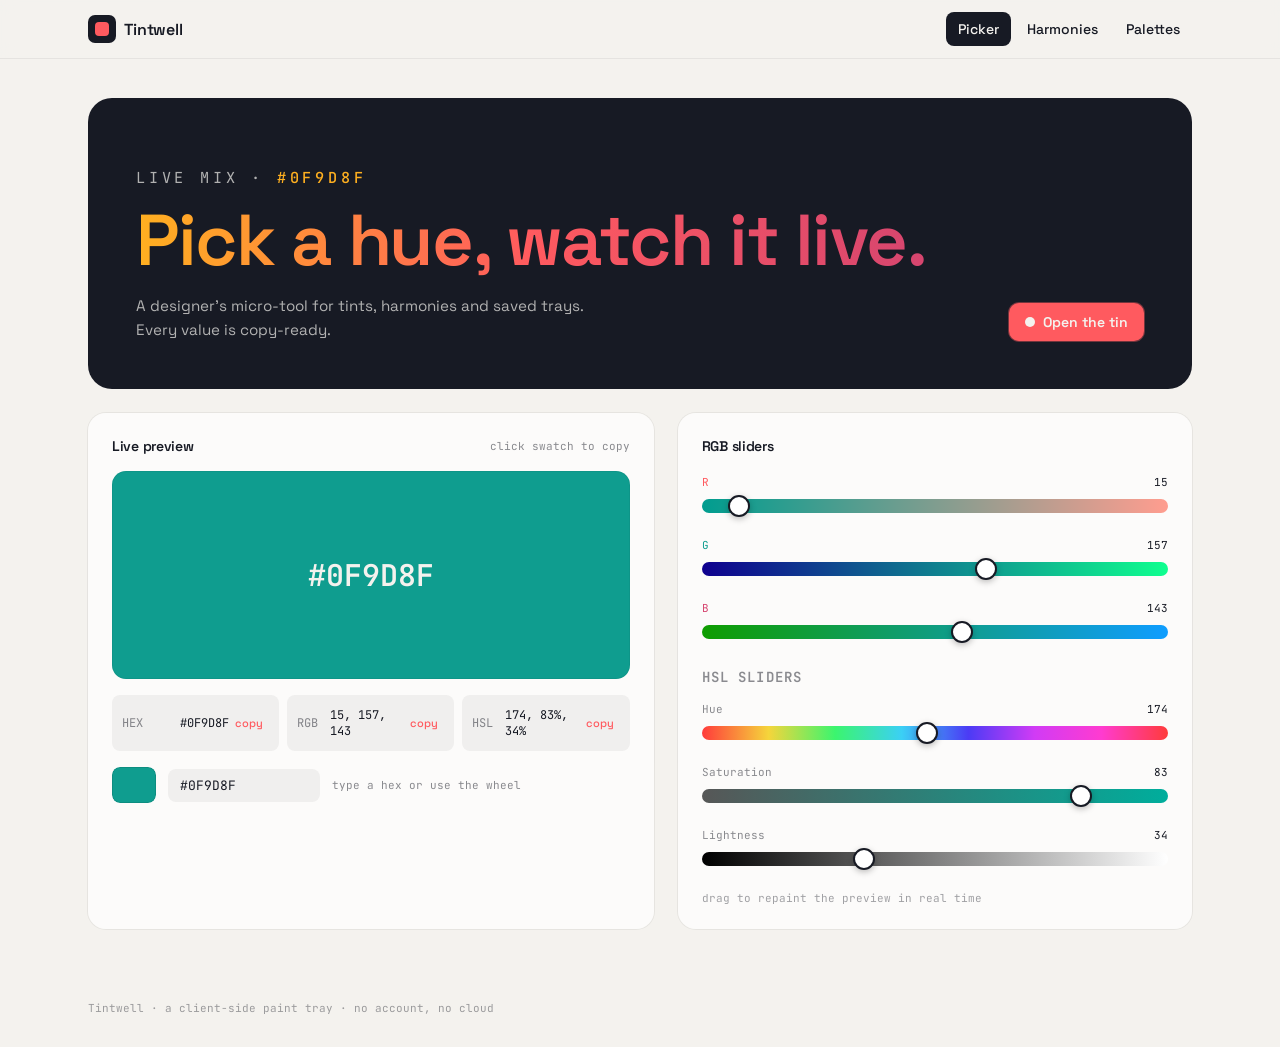
<file: public/color-picker/index.html>
<!DOCTYPE html>
<html lang="en">
<head>
  <meta charset="UTF-8">
  <meta name="viewport" content="width=device-width, initial-scale=1">
  <title>Tintwell — Color Picker</title>
  <meta name="description" content="Mix any color with RGB and HSL sliders, copy HEX, RGB and HSL values, and build harmony schemes. A responsive vanilla HTML/CSS/JS color studio.">
  <meta property="og:title" content="Tintwell — Color Picker">
  <meta property="og:description" content="Pick a hue, watch it live. A designer's micro-tool for tints, harmonies and saved trays.">
  <meta property="og:type" content="website">
  <meta name="twitter:card" content="summary">
  <link rel="icon" href="/favicon.ico" type="image/x-icon">
  <link rel="preconnect" href="https://fonts.googleapis.com">
  <link rel="preconnect" href="https://fonts.gstatic.com" crossorigin>
  <link href="https://fonts.googleapis.com/css2?family=Space+Grotesk:wght@400;500;600;700&family=JetBrains+Mono:wght@400;500;600&display=swap" rel="stylesheet">
  <link rel="stylesheet" href="styles.css">
</head>
<body data-page="picker">

  <header class="site-header">
    <div class="wrap">
      <a class="logo" href="index.html"><span class="logo-mark"><i></i></span>Tintwell</a>
      <nav class="nav" aria-label="Main">
        <a class="active" href="index.html" aria-current="page">Picker</a>
        <a href="harmony.html">Harmonies</a>
        <a href="palettes.html">Palettes</a>
      </nav>
    </div>
  </header>

  <main class="wrap">

    <!-- Hero -->
    <section class="hero">
      <div class="hero-inner">
        <div>
          <p class="hero-kicker">Live mix · <b id="heroHex">#0F9D8F</b></p>
          <h1><span>Pick a hue, watch it live.</span></h1>
          <p>A designer's micro-tool for tints, harmonies and saved trays. Every value is copy-ready.</p>
        </div>
        <a class="btn btn-accent" href="#workspace"><span class="btn-dot"></span>Open the tin</a>
      </div>
    </section>

    <!-- Workspace -->
    <section class="workspace" id="workspace">

      <!-- Live preview panel -->
      <div class="panel">
        <div class="panel-head">
          <h2>Live preview</h2>
          <span class="hint">click swatch to copy</span>
        </div>
        <div class="swatch" id="swatch" title="Click to copy the HEX value" role="button" tabindex="0" aria-label="Current color, click to copy">
          <span id="swatchHex">#0F9D8F</span>
        </div>
        <div class="chips">
          <div class="chip">
            <span class="chip-label">HEX</span>
            <button class="chip-btn" id="copyHex" type="button"><span id="chipHex">#0F9D8F</span><em>copy</em></button>
          </div>
          <div class="chip">
            <span class="chip-label">RGB</span>
            <button class="chip-btn" id="copyRgb" type="button"><span id="chipRgb">15, 157, 143</span><em>copy</em></button>
          </div>
          <div class="chip">
            <span class="chip-label">HSL</span>
            <button class="chip-btn" id="copyHsl" type="button"><span id="chipHsl">175, 86%, 34%</span><em>copy</em></button>
          </div>
        </div>
        <div class="wheel-row">
          <input type="color" class="wheel" id="wheel" value="#0f9d8f" aria-label="Pick any color with the system wheel">
          <input type="text" class="hex-input" id="hexInput" value="#0F9D8F" maxlength="7" spellcheck="false" aria-label="Type a HEX value">
          <span class="hint">type a hex or use the wheel</span>
        </div>
      </div>

      <!-- Sliders panel -->
      <div class="panel">
        <h2 class="panel-title">RGB sliders</h2>

        <div class="slider-group">
          <div class="slider-head"><span class="tag-r">R</span><span id="vR">15</span></div>
          <input type="range" id="r" min="0" max="255" value="15" aria-label="Red channel">
        </div>
        <div class="slider-group">
          <div class="slider-head"><span class="tag-g">G</span><span id="vG">157</span></div>
          <input type="range" id="g" min="0" max="255" value="157" aria-label="Green channel">
        </div>
        <div class="slider-group">
          <div class="slider-head"><span class="tag-b">B</span><span id="vB">143</span></div>
          <input type="range" id="b" min="0" max="255" value="143" aria-label="Blue channel">
        </div>

        <h2 class="subhead">HSL sliders</h2>
        <div class="slider-group">
          <div class="slider-head"><span class="tag-h">Hue</span><span id="vH">175</span></div>
          <input type="range" id="hue" min="0" max="360" value="175" aria-label="Hue">
        </div>
        <div class="slider-group">
          <div class="slider-head"><span class="tag-s">Saturation</span><span id="vS">86</span></div>
          <input type="range" id="sat" min="0" max="100" value="86" aria-label="Saturation">
        </div>
        <div class="slider-group">
          <div class="slider-head"><span class="tag-l">Lightness</span><span id="vL">34</span></div>
          <input type="range" id="light" min="0" max="100" value="34" aria-label="Lightness">
        </div>

        <p class="note">drag to repaint the preview in real time</p>
      </div>

    </section>

  </main>

  <footer class="site-footer">
    <div class="wrap"><p>Tintwell · a client-side paint tray · no account, no cloud</p></div>
  </footer>

  <script src="app.js"></script>
</body>
</html>
</file>
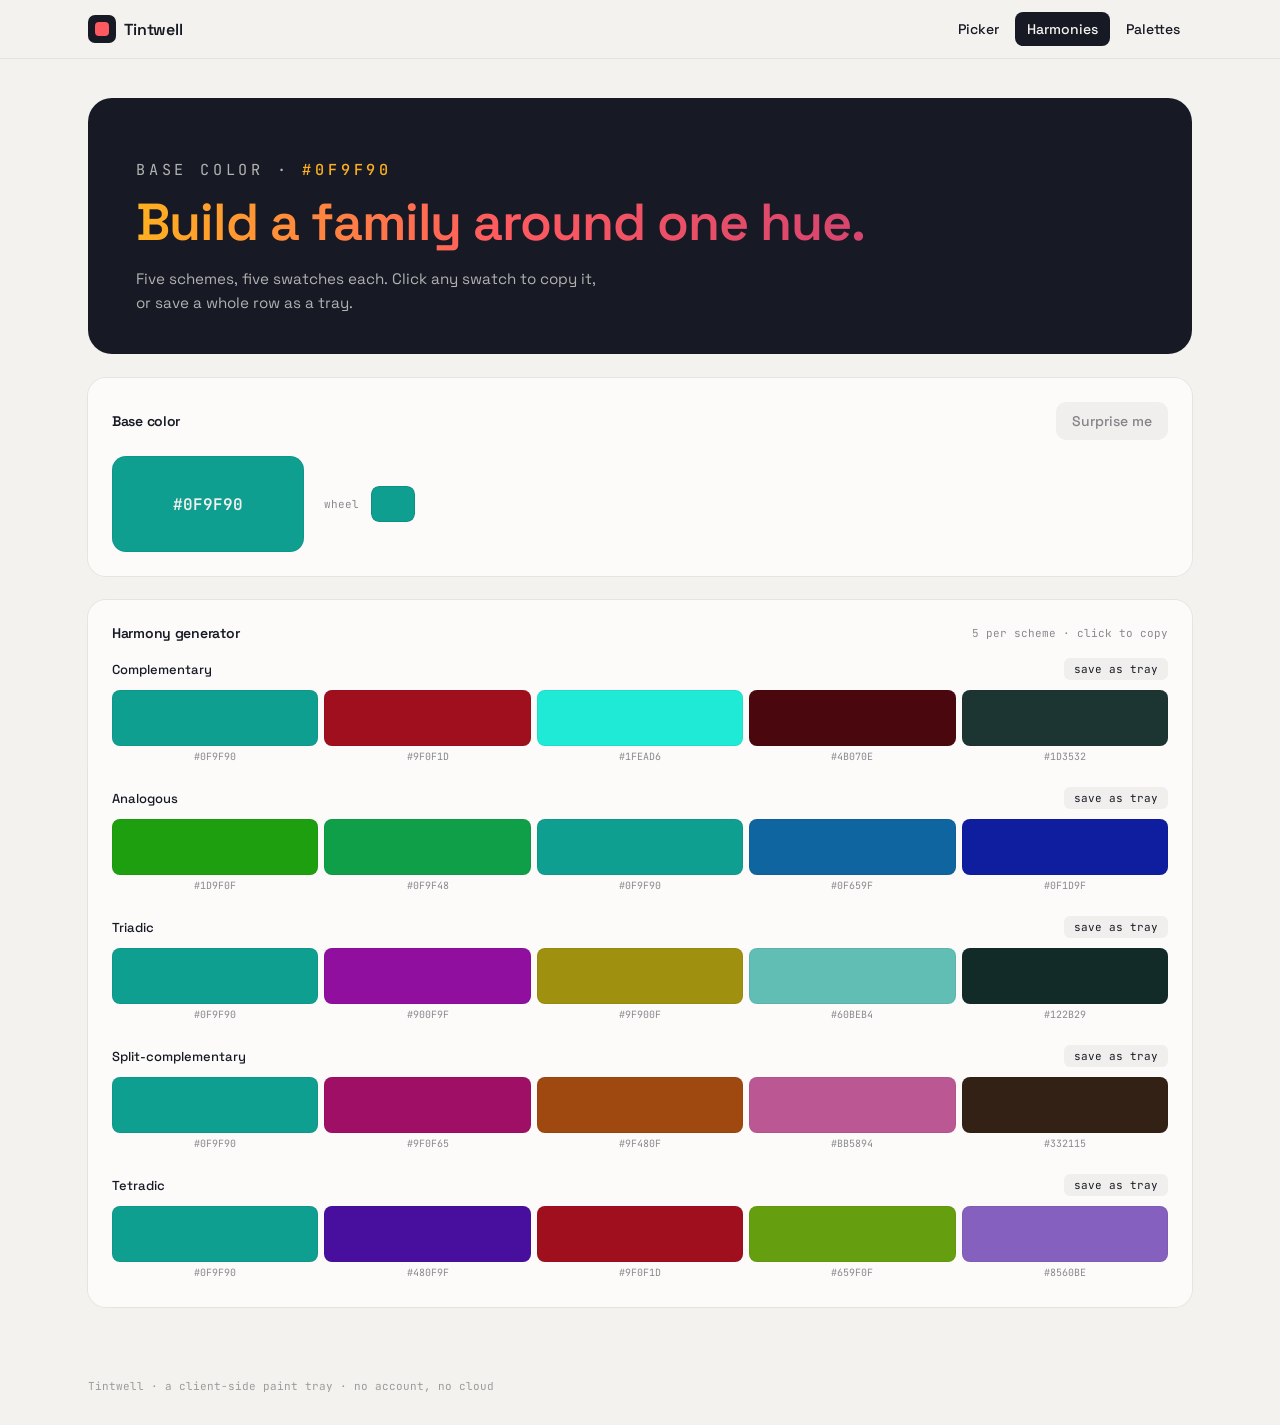
<file: public/color-picker/harmony.html>
<!DOCTYPE html>
<html lang="en">
<head>
  <meta charset="UTF-8">
  <meta name="viewport" content="width=device-width, initial-scale=1">
  <title>Tintwell — Harmony Generator</title>
  <meta name="description" content="Generate complementary, analogous, triadic, split-complementary and tetradic schemes from one base color. Click to copy, save schemes as palettes.">
  <meta property="og:title" content="Tintwell — Harmony Generator">
  <meta property="og:description" content="Build a family around one hue. Five schemes, five swatches each.">
  <meta property="og:type" content="website">
  <meta name="twitter:card" content="summary">
  <link rel="icon" href="/favicon.ico" type="image/x-icon">
  <link rel="preconnect" href="https://fonts.googleapis.com">
  <link rel="preconnect" href="https://fonts.gstatic.com" crossorigin>
  <link href="https://fonts.googleapis.com/css2?family=Space+Grotesk:wght@400;500;600;700&family=JetBrains+Mono:wght@400;500;600&display=swap" rel="stylesheet">
  <link rel="stylesheet" href="styles.css">
</head>
<body data-page="harmony">

  <header class="site-header">
    <div class="wrap">
      <a class="logo" href="index.html"><span class="logo-mark"><i></i></span>Tintwell</a>
      <nav class="nav" aria-label="Main">
        <a href="index.html">Picker</a>
        <a class="active" href="harmony.html" aria-current="page">Harmonies</a>
        <a href="palettes.html">Palettes</a>
      </nav>
    </div>
  </header>

  <main class="wrap">

    <!-- Hero -->
    <section class="hero hero-sm">
      <div class="hero-inner">
        <div>
          <p class="hero-kicker">Base color · <b id="heroBase">#0F9D8F</b></p>
          <h1><span>Build a family around one hue.</span></h1>
          <p>Five schemes, five swatches each. Click any swatch to copy it, or save a whole row as a tray.</p>
        </div>
      </div>
    </section>

    <!-- Base color -->
    <section class="panel base-panel">
      <div class="panel-head">
        <h2>Base color</h2>
        <button class="btn btn-ghost" id="randomBtn" type="button">Surprise me</button>
      </div>
      <div class="base-row">
        <div class="base-swatch" id="baseSwatch" title="Click to copy the HEX value" role="button" tabindex="0" aria-label="Base color, click to copy">
          <span id="baseHex">#0F9D8F</span>
        </div>
        <div class="base-controls">
          <label class="hint" for="baseWheel">wheel</label>
          <input type="color" class="wheel" id="baseWheel" value="#0f9d8f" aria-label="Pick a base color">
        </div>
      </div>
    </section>

    <!-- Schemes -->
    <section class="panel" style="margin-top: 1.5rem;">
      <div class="panel-head">
        <h2>Harmony generator</h2>
        <span class="hint">5 per scheme · click to copy</span>
      </div>
      <div id="schemes"></div>
    </section>

  </main>

  <footer class="site-footer">
    <div class="wrap"><p>Tintwell · a client-side paint tray · no account, no cloud</p></div>
  </footer>

  <script src="app.js"></script>
</body>
</html>
</file>
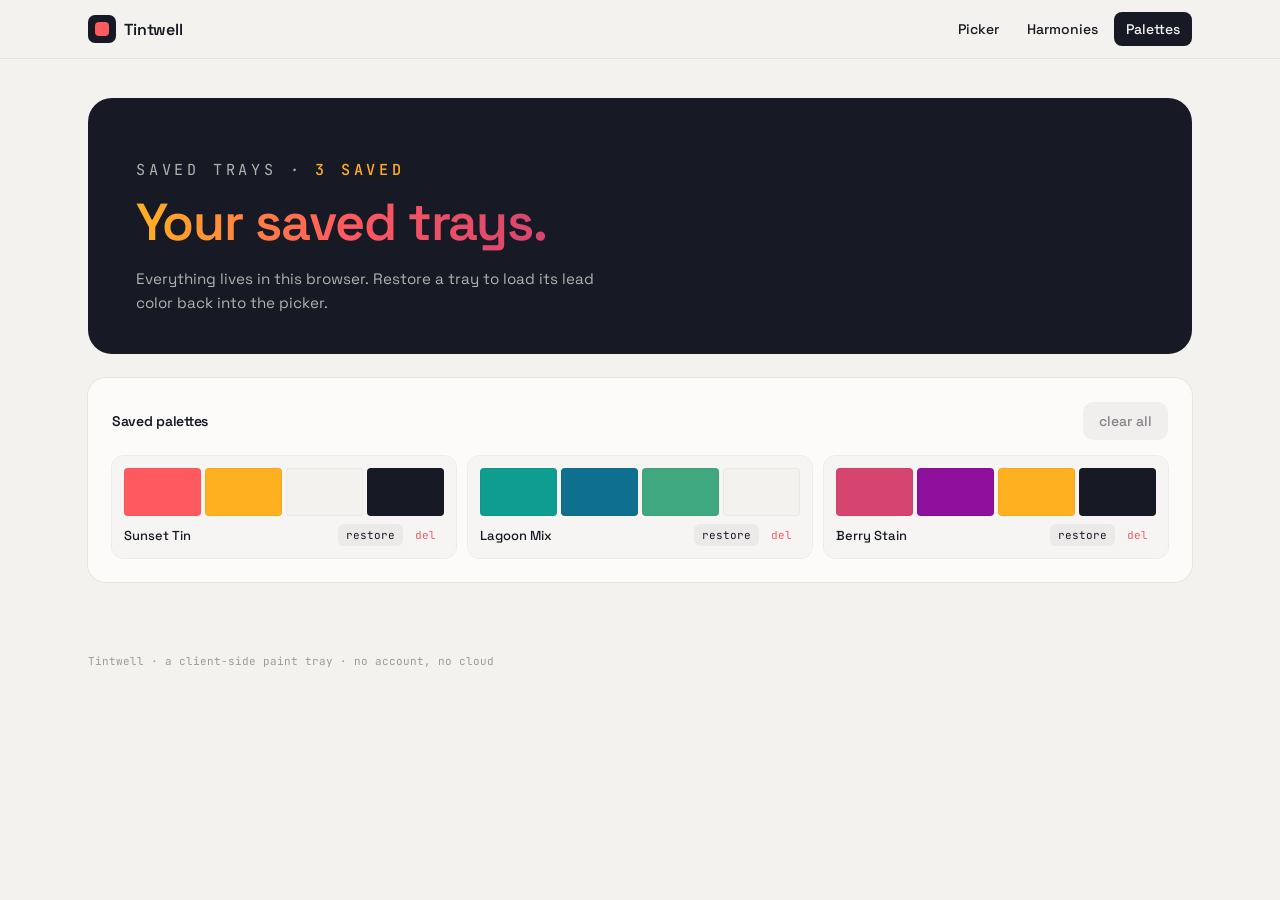
<file: public/color-picker/palettes.html>
<!DOCTYPE html>
<html lang="en">
<head>
  <meta charset="UTF-8">
  <meta name="viewport" content="width=device-width, initial-scale=1">
  <title>Tintwell — Saved Palettes</title>
  <meta name="description" content="Your library of saved color palettes. Restore a tray back into the picker or delete it — everything stays in your browser.">
  <meta property="og:title" content="Tintwell — Saved Palettes">
  <meta property="og:description" content="Your saved trays. Restore a tray to load its lead color back into the picker.">
  <meta property="og:type" content="website">
  <meta name="twitter:card" content="summary">
  <link rel="icon" href="/favicon.ico" type="image/x-icon">
  <link rel="preconnect" href="https://fonts.googleapis.com">
  <link rel="preconnect" href="https://fonts.gstatic.com" crossorigin>
  <link href="https://fonts.googleapis.com/css2?family=Space+Grotesk:wght@400;500;600;700&family=JetBrains+Mono:wght@400;500;600&display=swap" rel="stylesheet">
  <link rel="stylesheet" href="styles.css">
</head>
<body data-page="palettes">

  <header class="site-header">
    <div class="wrap">
      <a class="logo" href="index.html"><span class="logo-mark"><i></i></span>Tintwell</a>
      <nav class="nav" aria-label="Main">
        <a href="index.html">Picker</a>
        <a href="harmony.html">Harmonies</a>
        <a class="active" href="palettes.html" aria-current="page">Palettes</a>
      </nav>
    </div>
  </header>

  <main class="wrap">

    <!-- Hero -->
    <section class="hero hero-sm">
      <div class="hero-inner">
        <div>
          <p class="hero-kicker">Saved trays · <b id="palCount">3 saved</b></p>
          <h1><span>Your saved trays.</span></h1>
          <p>Everything lives in this browser. Restore a tray to load its lead color back into the picker.</p>
        </div>
      </div>
    </section>

    <!-- Library -->
    <section class="panel" style="margin-top: 1.5rem;">
      <div class="panel-head">
        <h2>Saved palettes</h2>
        <button class="btn btn-ghost danger" id="clearAll" type="button">clear all</button>
      </div>
      <div class="pal-grid" id="paletteGrid"></div>
    </section>

  </main>

  <footer class="site-footer">
    <div class="wrap"><p>Tintwell · a client-side paint tray · no account, no cloud</p></div>
  </footer>

  <script src="app.js"></script>
</body>
</html>
</file>
<file: public/color-picker/styles.css>
/* ============================================================
   Tintwell — design tokens & styles (CSS3, no frameworks)
   Palette: ink #171a24 · canvas #f4f2ee · brand #0f9d8f
            accent #ff5a5f · sun #ffb020 · berry #d6456f
   ============================================================ */

:root {
  --ink: #171a24;
  --canvas: #f4f2ee;
  --brand: #0f9d8f;
  --accent: #ff5a5f;
  --sun: #ffb020;
  --berry: #d6456f;

  --card: rgba(255, 255, 255, 0.72);
  --well: rgba(23, 26, 36, 0.05);
  --line: rgba(0, 0, 0, 0.06);
  --soft-ink: rgba(23, 26, 36, 0.5);
  --faint-ink: rgba(23, 26, 36, 0.4);
  --canvas-70: rgba(244, 242, 238, 0.7);

  --r-xl: min(2vw, 24px);
  --r-lg: min(1.6vw, 18px);
  --r-md: 14px;
  --r-sm: 10px;

  --font-sans: "Space Grotesk", sans-serif;
  --font-mono: "JetBrains Mono", monospace;
}

* { box-sizing: border-box; margin: 0; padding: 0; }
html { scroll-behavior: smooth; }

body {
  font-family: var(--font-sans);
  background: var(--canvas);
  color: var(--ink);
  min-height: 100vh;
  -webkit-font-smoothing: antialiased;
}

::selection { background: rgba(255, 90, 95, 0.3); }

button { font: inherit; cursor: pointer; border: none; background: none; color: inherit; }
a { color: inherit; text-decoration: none; }
h1, h2 { letter-spacing: -0.02em; }

.wrap { max-width: 72rem; margin: 0 auto; padding-left: 1rem; padding-right: 1rem; }
@media (min-width: 640px) { .wrap { padding-left: 1.5rem; padding-right: 1.5rem; } }

/* ---------------- header ---------------- */
.site-header {
  position: sticky; top: 0; z-index: 20;
  background: rgba(244, 242, 238, 0.92);
  backdrop-filter: blur(8px);
  -webkit-backdrop-filter: blur(8px);
  box-shadow: 0 1px 0 var(--line);
}
.site-header .wrap {
  display: flex; align-items: center; justify-content: space-between; gap: 0.75rem;
  padding-top: 0.75rem; padding-bottom: 0.75rem;
}
.logo { display: flex; align-items: center; gap: 0.5rem; font-weight: 600; font-size: 1rem; letter-spacing: -0.01em; }
.logo-mark { width: 28px; height: 28px; border-radius: 7px; background: var(--ink); display: grid; place-items: center; flex: none; }
.logo-mark i { width: 14px; height: 14px; border-radius: 4px; background: var(--accent); }

.nav { display: flex; gap: 0.25rem; font-size: 0.875rem; font-weight: 500; }
.nav a { padding: 0.5rem 0.75rem; border-radius: 8px; transition: background 0.15s, color 0.15s; }
.nav a:hover { background: rgba(0, 0, 0, 0.05); }
.nav a.active { background: var(--ink); color: var(--canvas); }

main.wrap { padding-top: 1.5rem; padding-bottom: 1.5rem; }
@media (min-width: 640px) { main.wrap { padding-top: 2.5rem; padding-bottom: 2.5rem; } }

/* ---------------- hero ---------------- */
.hero { background: var(--ink); border-radius: var(--r-xl); padding: 1.75rem; position: relative; overflow: hidden; }
@media (min-width: 640px) { .hero { padding: 3rem; } }
.hero-sm { padding: 2rem 1.75rem; }
@media (min-width: 640px) { .hero-sm { padding: 2.5rem 3rem; } }

.hero-inner { display: flex; flex-direction: column; gap: 1.5rem; }
@media (min-width: 640px) { .hero-inner { flex-direction: row; align-items: flex-end; justify-content: space-between; } }

.hero-kicker {
  font-family: var(--font-mono); font-size: 11px; letter-spacing: 0.25em;
  text-transform: uppercase; color: rgba(244, 242, 238, 0.5); margin-bottom: 1rem;
}
.hero-kicker b { color: var(--sun); font-weight: 500; }

.hero h1 {
  font-size: clamp(2.25rem, 7vw, 4.5rem);
  font-weight: 600; line-height: 0.95; max-width: 24ch;
}
.hero-sm h1 { font-size: clamp(1.9rem, 5vw, 3.25rem); }
.hero h1 span {
  background: linear-gradient(90deg, var(--sun), var(--accent), var(--berry));
  -webkit-background-clip: text; background-clip: text; color: transparent;
}
.hero p { margin-top: 1.25rem; color: rgba(244, 242, 238, 0.7); max-width: 46ch; font-size: 0.95rem; line-height: 1.55; }

/* ---------------- buttons ---------------- */
.btn {
  display: inline-flex; align-items: center; justify-content: center; gap: 0.5rem;
  padding: 0.625rem 1rem; border-radius: var(--r-sm);
  font-size: 0.875rem; font-weight: 600; transition: filter 0.15s, background 0.15s, color 0.15s;
}
.btn:hover { filter: brightness(1.06); }
.btn-accent { background: var(--accent); color: var(--canvas); box-shadow: 0 0 0 1px rgba(255, 90, 95, 0.4); }
.btn-ink { background: var(--ink); color: var(--canvas); }
.btn-ghost { background: var(--well); color: var(--soft-ink); font-weight: 500; }
.btn-ghost:hover { background: rgba(0, 0, 0, 0.09); filter: none; color: var(--ink); }
.btn-ghost.danger:hover { color: var(--accent); }
.btn-dot { width: 10px; height: 10px; border-radius: 50%; background: var(--canvas); flex: none; }

/* ---------------- panels ---------------- */
.panel { background: var(--card); border-radius: var(--r-lg); box-shadow: 0 0 0 1px var(--line); padding: 1.25rem; }
@media (min-width: 640px) { .panel { padding: 1.5rem; } }
.panel-head { display: flex; align-items: center; justify-content: space-between; gap: 0.75rem; margin-bottom: 1rem; }
.panel h2 { font-size: 0.875rem; font-weight: 600; }
.hint { font-family: var(--font-mono); font-size: 11px; color: var(--soft-ink); }

.workspace { display: grid; gap: 1.5rem; margin-top: 1.5rem; }
@media (min-width: 1024px) { .workspace { grid-template-columns: 1.1fr 1fr; } }

/* ---------------- swatch ---------------- */
.swatch {
  height: 10rem; border-radius: var(--r-md);
  display: grid; place-items: center; cursor: pointer;
  box-shadow: inset 0 0 0 1px rgba(0, 0, 0, 0.05);
  transition: transform 0.15s;
}
@media (min-width: 640px) { .swatch { height: 13rem; } }
.swatch:hover { transform: scale(1.01); }
.swatch span { font-family: var(--font-mono); font-size: clamp(1.25rem, 4vw, 1.875rem); font-weight: 600; }

/* ---------------- value chips ---------------- */
.chips {
  display: grid; grid-template-columns: repeat(3, 1fr); gap: 0.5rem;
  margin-top: 1rem; font-family: var(--font-mono); font-size: 12px;
}
@media (max-width: 560px) { .chips { grid-template-columns: 1fr; } }
.chip {
  background: var(--well); border-radius: 8px; padding: 0.5rem 0.625rem;
  display: flex; align-items: center; justify-content: space-between; gap: 0.375rem;
}
.chip-label { color: var(--soft-ink); flex: none; }
.chip-btn {
  display: flex; align-items: center; gap: 0.375rem;
  border-radius: 6px; padding: 0.25rem 0.375rem; transition: background 0.15s;
  font-family: var(--font-mono); font-size: 12px; text-align: left;
}
.chip-btn:hover { background: rgba(0, 0, 0, 0.08); }
.chip-btn em { font-style: normal; font-size: 11px; color: var(--accent); font-family: var(--font-sans); font-weight: 500; }

/* ---------------- wheel + hex input ---------------- */
.wheel-row { display: flex; align-items: center; gap: 0.75rem; margin-top: 1rem; flex-wrap: wrap; }
.wheel {
  width: 44px; height: 36px; padding: 0; border: none; border-radius: 8px;
  background: none; cursor: pointer;
}
.wheel::-webkit-color-swatch-wrapper { padding: 0; }
.wheel::-webkit-color-swatch { border: none; border-radius: 8px; box-shadow: inset 0 0 0 1px rgba(0, 0, 0, 0.1); }
.hex-input {
  font-family: var(--font-mono); font-size: 13px; color: var(--ink);
  background: var(--well); border: none; border-radius: 8px;
  padding: 0.5rem 0.75rem; width: 9.5rem; outline: 2px solid transparent;
  transition: outline-color 0.15s;
}
.hex-input:focus { outline-color: var(--accent); }

/* ---------------- sliders ---------------- */
.panel-title { font-size: 0.875rem; font-weight: 600; margin-bottom: 1.25rem; }
.subhead {
  font-size: 0.75rem; font-weight: 600; text-transform: uppercase; letter-spacing: 0.08em;
  font-family: var(--font-mono); color: var(--soft-ink); margin: 1.5rem 0 1rem;
}
.slider-group { margin-bottom: 1.25rem; }
.slider-head {
  display: flex; justify-content: space-between;
  font-family: var(--font-mono); font-size: 11px; margin-bottom: 0.5rem;
}
.tag-r { color: var(--accent); }
.tag-g { color: var(--brand); }
.tag-b { color: var(--berry); }
.tag-h, .tag-s, .tag-l { color: var(--soft-ink); }

input[type="range"] {
  -webkit-appearance: none; appearance: none;
  width: 100%; height: 14px; border-radius: 999px; outline: none; cursor: pointer;
  background: var(--well);
}
input[type="range"]::-webkit-slider-thumb {
  -webkit-appearance: none; appearance: none;
  width: 22px; height: 22px; border-radius: 50%;
  background: #fff; border: 2px solid var(--ink);
  box-shadow: 0 2px 6px rgba(0, 0, 0, 0.25); cursor: pointer;
}
input[type="range"]::-moz-range-thumb {
  width: 20px; height: 20px; border-radius: 50%;
  background: #fff; border: 2px solid var(--ink); cursor: pointer;
}

.note { margin-top: 1.25rem; font-family: var(--font-mono); font-size: 11px; color: var(--faint-ink); }

/* ---------------- base color (harmony page) ---------------- */
.base-panel { margin-top: 1.5rem; }
.base-row { display: flex; align-items: center; gap: 1.25rem; flex-wrap: wrap; }
.base-swatch {
  height: 6rem; min-width: 12rem; border-radius: var(--r-md);
  display: grid; place-items: center;
  box-shadow: inset 0 0 0 1px rgba(0, 0, 0, 0.05);
  font-family: var(--font-mono); font-weight: 600;
  transition: transform 0.15s;
}
.base-swatch:hover { transform: scale(1.01); }
.base-controls { display: flex; align-items: center; gap: 0.75rem; }

/* ---------------- schemes (harmony page) ---------------- */
#schemes { margin-top: 0.25rem; }
.scheme { margin-bottom: 1.5rem; }
.scheme:last-child { margin-bottom: 0.25rem; }
.scheme-head { display: flex; align-items: center; justify-content: space-between; margin-bottom: 0.625rem; }
.scheme-name { font-size: 0.8125rem; font-weight: 500; }
.scheme-save {
  font-family: var(--font-mono); font-size: 11px; padding: 0.25rem 0.625rem;
  border-radius: 6px; background: var(--well); transition: background 0.15s;
}
.scheme-save:hover { background: rgba(0, 0, 0, 0.1); }
.scheme-save.saved { color: var(--brand); }
.scheme-strip { display: flex; gap: 0.375rem; }
.scheme-strip .cell { flex: 1; min-width: 0; display: flex; flex-direction: column; gap: 0.25rem; }
.cell .tone {
  height: 3.5rem; border-radius: 8px; cursor: pointer;
  box-shadow: inset 0 0 0 1px rgba(0, 0, 0, 0.05);
  transition: transform 0.15s, box-shadow 0.15s;
}
.cell .tone:hover { transform: translateY(-2px); box-shadow: inset 0 0 0 1px rgba(0, 0, 0, 0.12), 0 4px 10px rgba(0, 0, 0, 0.12); }
.cell .tone-hex {
  font-family: var(--font-mono); font-size: 10px; text-align: center;
  color: var(--soft-ink); white-space: nowrap; overflow: hidden; text-overflow: ellipsis;
}

/* ---------------- saved palettes ---------------- */
.pal-grid { display: grid; gap: 0.75rem; }
@media (min-width: 640px) { .pal-grid { grid-template-columns: repeat(3, 1fr); } }
.pal-card { background: rgba(244, 242, 238, 0.6); border-radius: 12px; box-shadow: 0 0 0 1px var(--line); padding: 0.75rem; }
.pal-strip { display: flex; gap: 0.25rem; height: 3rem; margin-bottom: 0.5rem; }
.pal-strip span { flex: 1; border-radius: 4px; box-shadow: inset 0 0 0 1px rgba(0, 0, 0, 0.04); }
.pal-meta { display: flex; align-items: center; justify-content: space-between; gap: 0.5rem; }
.pal-name { font-size: 0.8125rem; font-weight: 500; overflow: hidden; text-overflow: ellipsis; white-space: nowrap; }
.pal-actions { display: flex; gap: 0.25rem; font-family: var(--font-mono); font-size: 11px; flex: none; }
.pal-actions .restore { padding: 0.25rem 0.5rem; border-radius: 6px; background: var(--well); transition: background 0.15s; }
.pal-actions .restore:hover { background: rgba(0, 0, 0, 0.1); }
.pal-actions .del { padding: 0.25rem 0.5rem; border-radius: 6px; color: var(--accent); transition: background 0.15s; }
.pal-actions .del:hover { background: rgba(255, 90, 95, 0.1); }
.empty {
  padding: 2.5rem 1rem; text-align: center;
  color: var(--soft-ink); font-family: var(--font-mono); font-size: 12px; line-height: 1.7;
}

/* ---------------- copy flash + toast ---------------- */
@keyframes tinflash {
  0% { box-shadow: 0 0 0 0 rgba(255, 90, 95, 0.55); transform: translateY(-1px); }
  100% { box-shadow: 0 0 0 10px rgba(255, 90, 95, 0); transform: translateY(0); }
}
.flash { animation: tinflash 0.45s ease-out; }

.toast {
  position: fixed; left: 50%; bottom: 1.5rem; transform: translate(-50%, 12px);
  background: var(--ink); color: var(--canvas);
  font-family: var(--font-mono); font-size: 12px;
  padding: 0.625rem 1rem; border-radius: 10px;
  opacity: 0; pointer-events: none; z-index: 50;
  transition: opacity 0.2s, transform 0.2s;
  max-width: min(90vw, 32rem); white-space: nowrap; overflow: hidden; text-overflow: ellipsis;
}
.toast.show { opacity: 1; transform: translate(-50%, 0); }

/* ---------------- footer ---------------- */
.site-footer .wrap { padding-top: 2rem; padding-bottom: 2rem; font-family: var(--font-mono); font-size: 11px; color: var(--faint-ink); }
</file>
